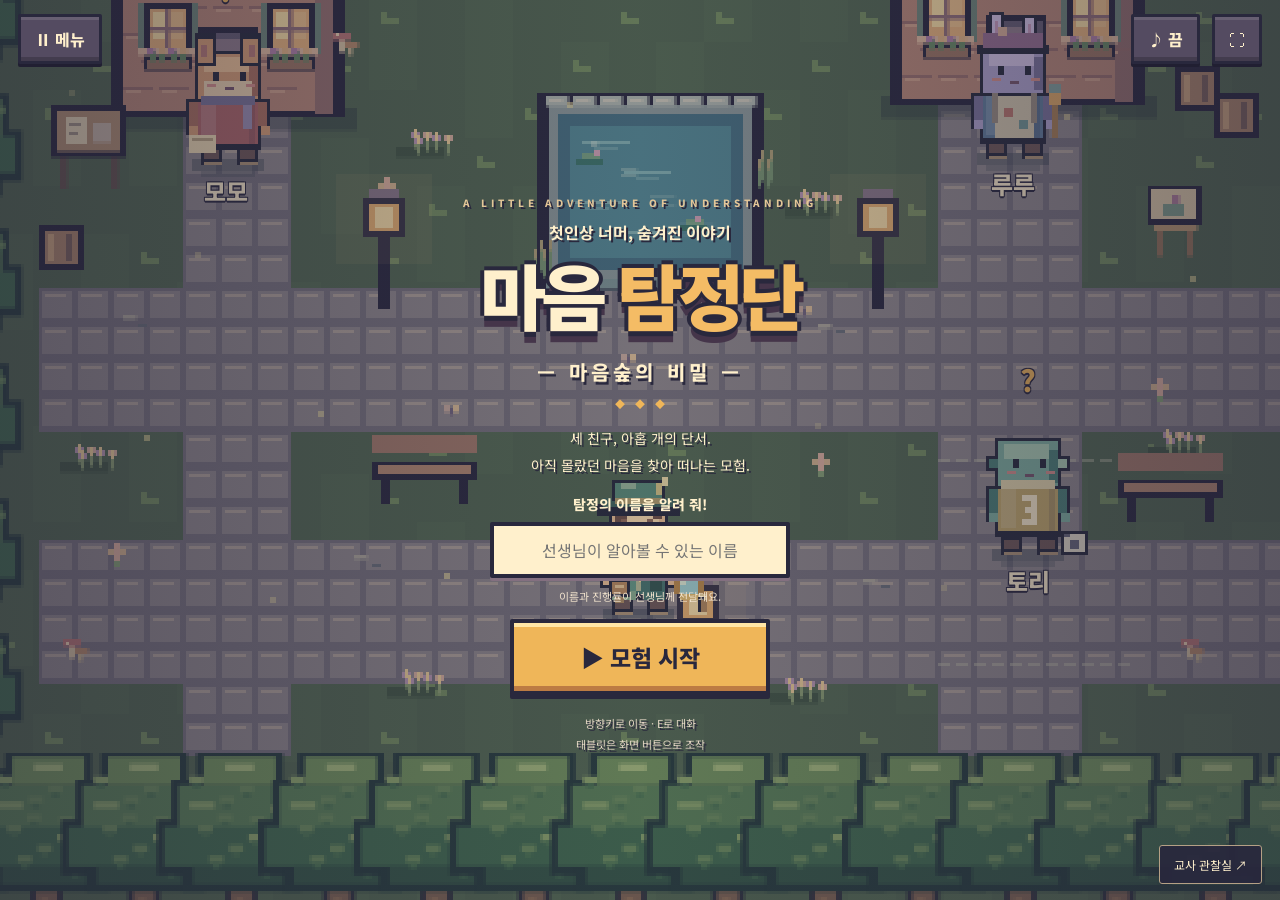
<file: index.html>
<!doctype html>
<html lang="ko"><head><meta charset="utf-8"><meta name="viewport" content="width=device-width,initial-scale=1,viewport-fit=cover"><meta name="theme-color" content="#29283d"><title>마음 탐정단 — 마음숲의 비밀</title><link rel="stylesheet" href="game.css?v=6"><link rel="stylesheet" href="classroom.css?v=6"></head><body>
<div id="game-world"><canvas id="field" tabindex="0" aria-label="마음숲 게임. 방향키 또는 WASD로 이동하고 E 또는 스페이스로 대화합니다."></canvas><div id="world-labels" aria-hidden="true"></div></div><div id="hud"></div><div id="controls"></div><div id="discovery-toast" role="status" hidden></div><main id="app" aria-label="게임 대화와 탐정 수첩"></main>
<dialog id="guide"><h2>탐정의 작은 안내서</h2><p>방향키 또는 WASD로 움직이고, 친구나 단서 가까이에서 E 또는 스페이스를 눌러요. 화면의 방향 버튼과 조사 버튼도 사용할 수 있어요.</p><p>친구를 만나 첫 느낌을 고른 다음, 반짝이는 단서를 조사하고 이야기 조각 세 개를 모으세요. 아직 모르는 건 판단을 잠시 미뤄도 괜찮아요.</p><p>실제 이름을 쓰지 않아도 돼요. 답변은 서버로 보내지지 않으며 새로고침하면 사라져요. 마지막에 수첩을 저장하세요.</p><button class="primary" id="closeHelp">알겠어요</button></dialog><button id="help" hidden>활동 안내</button><script src="app.js?v=6"></script><script src="pixel-art.js?v=6"></script><script src="adventure.js?v=6"></script><script src="classroom-config.js?v=6"></script><script src="classroom-api.js?v=6"></script><script src="classroom.js?v=6"></script></body></html>
</file>
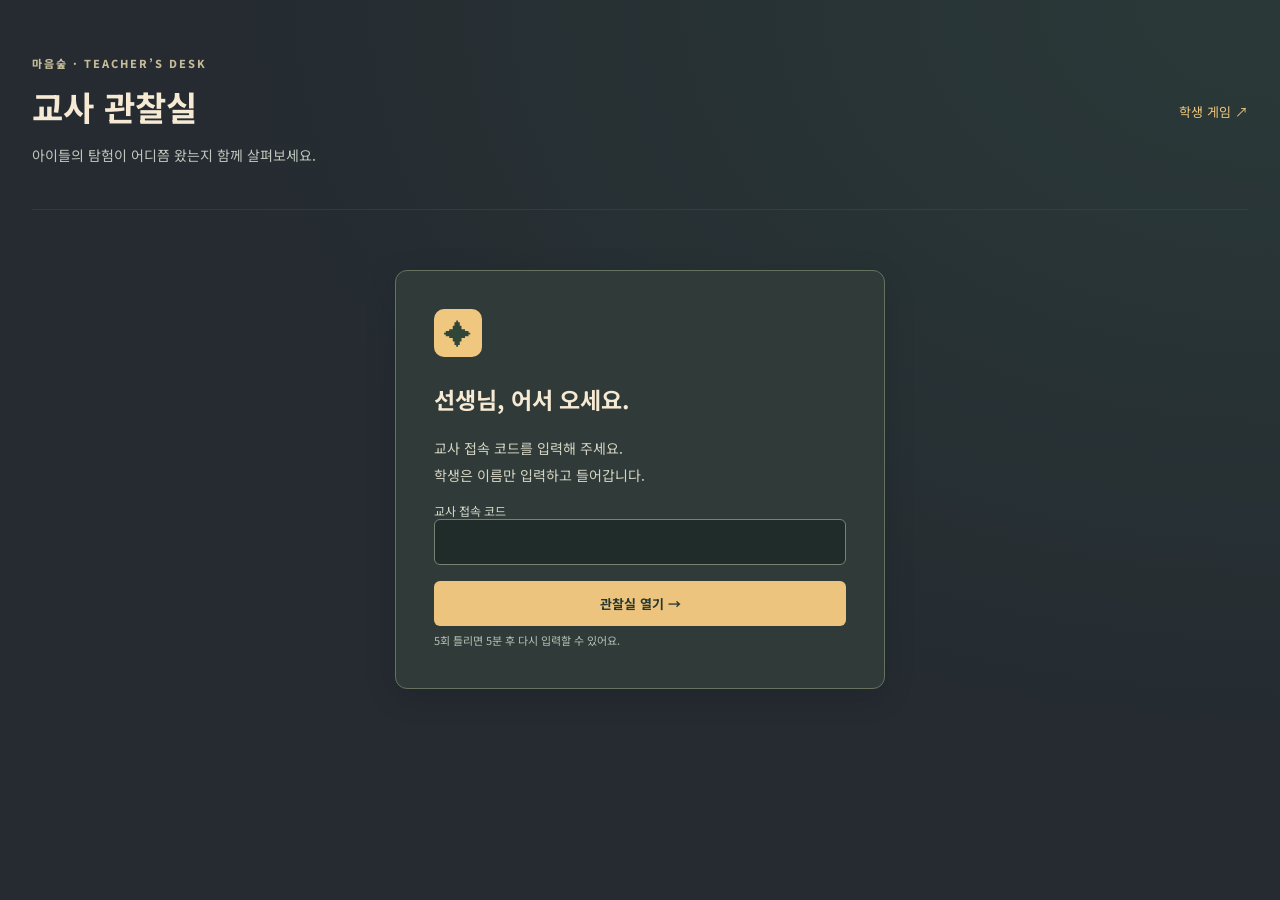
<file: teacher.html>
<!doctype html>
<html lang="ko"><head><meta charset="utf-8"><meta name="viewport" content="width=device-width,initial-scale=1"><meta name="referrer" content="no-referrer"><title>마음 탐정단 · 교사 관찰실</title><link rel="stylesheet" href="teacher.css?v=6"></head><body>
<main class="desk"><header><div><p class="eyebrow">마음숲 · TEACHER’S DESK</p><h1>교사 관찰실</h1><p>아이들의 탐험이 어디쯤 왔는지 함께 살펴보세요.</p></div><a href="./">학생 게임 ↗</a></header>
<section id="login" class="login panel"><span class="seal" aria-hidden="true">✦</span><h2>선생님, 어서 오세요.</h2><p>교사 접속 코드를 입력해 주세요.<br>학생은 이름만 입력하고 들어갑니다.</p><form id="login-form"><label for="teacher-key">교사 접속 코드</label><input id="teacher-key" type="password" inputmode="numeric" required autocomplete="off" spellcheck="false" maxlength="64"><button class="primary">관찰실 열기 →</button></form><p id="login-error" role="alert"></p><small>5회 틀리면 5분 후 다시 입력할 수 있어요.</small></section>
<section id="dashboard" hidden><div class="toolbar"><label>입장 날짜 <input type="date" id="day"></label><label>이름 찾기 <input type="search" id="search" placeholder="탐정 이름"></label><label>상태 <select id="filter"><option value="all">전체</option><option value="playing">탐험 중</option><option value="done">완료</option></select></label><button id="refresh">새로고침</button><button id="export">CSV 저장</button><button id="logout">나가기</button></div><div class="stats" id="stats"></div><p class="refresh-note" id="updated" role="status"></p><p class="error" id="load-error" role="alert"></p><div class="panel table-wrap"><table><caption>학생별 활동 진행 상황</caption><thead><tr><th>탐정 이름</th><th>진행률</th><th>단서</th><th>이야기</th><th>마음 수첩</th><th>마지막 저장</th></tr></thead><tbody id="students"></tbody></table><p id="empty" hidden>이 날짜에 입장한 탐정이 아직 없어요.</p></div><p class="footnote">진행률은 단서 9개 · 이야기 3개 · 수첩 완료 1개로 계산합니다. 같은 이름도 새로 입장하면 별도 기록으로 표시됩니다. 수첩에 쓴 글은 수집하지 않습니다.</p></section>
</main><script src="classroom-config.js?v=6"></script><script src="classroom-api.js?v=6"></script><script src="teacher.js?v=7"></script></body></html>
</file>
<file: game.css>
@import url('https://fonts.googleapis.com/css2?family=Noto+Sans+KR:wght@500;700;800;900&display=swap');
:root{font-family:'Noto Sans KR',sans-serif;color:#fff0cc;background:#29283d;font-synthesis:none;--ink:#29283d;--cream:#fff0cc;--gold:#efb659;--panel:#413c54}*{box-sizing:border-box}html,body{margin:0;width:100%;height:100%;overflow:hidden}button,textarea{font:inherit}button{cursor:pointer;color:var(--cream);background:#544b61;border:3px solid var(--ink);border-radius:2px;box-shadow:inset 0 3px #ffffff1c,inset 0 -4px #0003,0 3px 0 #211f32;padding:12px 20px;font-weight:800;transition:filter .12s}button:hover{filter:brightness(1.15)}button:active{box-shadow:inset 0 3px #0003;transform:translateY(2px)}button:focus-visible,summary:focus-visible,textarea:focus-visible{outline:3px solid #ffe1a0;outline-offset:4px}button:disabled{opacity:.45;cursor:default}[hidden]{display:none!important}.primary,.start-button{background:var(--gold);color:var(--ink);box-shadow:inset 0 4px #ffe6a7,inset 0 -5px #bc7b43,0 4px var(--ink)}#game-world{position:fixed;inset:0;overflow:hidden}#field{width:100%;height:100%;display:block;image-rendering:pixelated;touch-action:none;outline:none}#hud{position:fixed;inset:0;pointer-events:none;z-index:10;padding:max(14px,env(safe-area-inset-top)) 18px}#hud button{pointer-events:auto;padding:10px 14px;min-height:48px}.hud-left,.hud-right{display:flex;align-items:center;gap:12px;position:absolute;top:max(14px,env(safe-area-inset-top))}.hud-left{left:18px}.hud-right{right:18px}.location{padding:2px 6px;text-shadow:2px 2px var(--ink),-2px -2px var(--ink)}.location small{display:block;font-size:9px;letter-spacing:2px;color:#ebcd96}.location b{font-size:18px}.inventory{background:#322f43e8;border:3px solid #797080;padding:9px 16px;font-size:14px;box-shadow:0 3px var(--ink)}.inventory b{font-size:23px;margin-left:8px}.inventory small{font-size:13px;color:#c2b6ba}.gem{color:var(--gold);margin-right:7px}.quest{position:absolute;top:82px;left:20px;background:#29283dd9;border-left:4px solid var(--gold);padding:11px 16px;max-width:340px;box-shadow:0 3px #0002}.quest span{font-size:12px;font-weight:900;color:var(--gold)}.quest p{font-size:13px;margin:5px 0 0;line-height:1.6}#controls{position:fixed;inset:0;z-index:8;pointer-events:none}.touch-pad{position:absolute;bottom:max(22px,env(safe-area-inset-bottom));left:24px;display:grid;grid-template-columns:repeat(3,48px);grid-template-rows:repeat(2,43px);gap:4px;pointer-events:auto;user-select:none;touch-action:none;opacity:.86}.touch-pad button{padding:0;background:#413b51df;font-size:18px;touch-action:none}.touch-pad button:first-child{grid-column:2}.touch-pad button:nth-child(2){grid-column:1;grid-row:2}.touch-pad button:nth-child(3){grid-column:2;grid-row:2}.touch-pad button:nth-child(4){grid-column:3;grid-row:2}.action-button{position:absolute;right:24px;bottom:max(24px,env(safe-area-inset-bottom));pointer-events:auto;background:#d2b389;color:var(--ink);min-width:150px}.action-button small{display:block;font-size:10px;letter-spacing:2px;margin-bottom:4px;opacity:.7}.action-button b{font-size:18px}.bottom-hint{position:absolute;bottom:24px;left:50%;transform:translateX(-50%);text-align:center}.bottom-hint span{background:#29283de8;border:2px solid #a89886;padding:10px 18px;display:block;white-space:nowrap;font-size:13px}.bottom-hint small{display:block;margin-top:8px;text-shadow:2px 2px var(--ink);font-size:10px;color:#e5d5bc}
#app{position:fixed;inset:0;z-index:9;pointer-events:none;display:grid;align-content:center;justify-items:center;padding:86px 24px 24px}#app>*{pointer-events:auto}.in-story #app{background:linear-gradient(#19172938,#1917298c);backdrop-filter:blur(1px)}.in-story .quest{display:none}.title-screen{position:fixed;inset:0;display:flex;align-items:center;justify-content:center;flex-direction:column;background:linear-gradient(90deg,#27243980,#29283d45,#27243980);text-align:center;padding:75px 20px 25px}.title-kicker{letter-spacing:4px;font-size:10px;color:#e4c698;font-weight:800;text-shadow:2px 2px #29283d}.title-tag{font-size:16px;margin:22px 0 5px;font-weight:700;text-shadow:2px 2px #29283d}.title-screen h1{font-size:clamp(48px,7vw,88px);font-weight:900;line-height:1.25;letter-spacing:-5px;margin:0;text-shadow:4px 0 #29283d,-4px 0 #29283d,0 -4px #29283d,0 5px #29283d,0 11px #45354a}.title-screen h1 span{color:#f4bc65}.title-sub{font-size:20px;font-weight:800;letter-spacing:4px;margin-top:18px;text-shadow:2px 3px #29283d}.title-divider{color:var(--gold);font-size:10px;margin:18px 0 0}.title-copy{font-size:14px;line-height:1.9;text-shadow:2px 2px #29283d;margin:14px 0 24px}.start-button{min-width:260px;padding:17px 30px;font-size:23px;border-width:4px}.start-hint{font-size:11px;line-height:1.9;color:#e4d6c4;text-shadow:2px 2px #29283d;margin:18px 0 0}.at-title .location,.at-title .inventory{display:none}.at-title #hud{z-index:11}.eyebrow{font-size:11px;font-weight:800;letter-spacing:2px;color:#e9bd78}
.topline{display:flex;align-items:center;gap:15px;width:min(960px,100%);margin-bottom:10px;font-size:13px}.topline .pill{margin-left:auto}.pill{background:#2a293d;padding:6px 10px;border:1px solid #88798c;font-size:12px}.game{display:grid;grid-template-columns:35% 65%;width:min(960px,100%);max-height:calc(100dvh - 165px);overflow:auto;background:var(--panel);border:4px solid var(--ink);outline:2px solid #a3949a;box-shadow:inset 0 0 0 4px #786980,0 8px #211f32}.scene{padding:28px;text-align:center;background:#322f43;border-right:3px solid #272438;display:flex;flex-direction:column;justify-content:center}.scene h2{font-size:20px;margin:18px 0 10px}.scene p{font-size:14px;line-height:1.9;color:#e8d9c7;margin:0}.panel{padding:26px 30px}.panel h1{font-size:23px;margin:14px 0}.panel p{font-size:14px;line-height:1.8;color:#e8d9c7}.progress{display:flex;gap:6px;margin:12px 0}.progress i{height:6px;flex:1;background:#28263a}.progress i.on{background:#e4ad63}.options{display:grid;gap:9px;margin:18px 0}.options button{text-align:left;font-size:14px;padding:12px 16px;background:#585066}.options button:hover,.options button.selected{background:#d9b37b;color:#29283d}.options button.selected:before{content:'▶ ';font-size:10px}.buddy{position:relative;width:70px;height:70px;background:#d9b37b!important;border:5px solid #29283d;margin:12px auto;box-shadow:-8px 10px 0 -2px #29283d,8px 10px 0 -2px #29283d,0 15px 0 -4px #29283d;image-rendering:pixelated}.buddy:before{content:'▪ ▪';font-size:30px;color:#29283d;position:absolute;top:5px;left:7px;white-space:pre}.buddy:after{content:'';position:absolute;width:14px;height:5px;background:#945c60;left:23px;top:43px}.buddy .badge,.buddy .hat{display:none}.scene[data-friend="1"] .buddy{background:#a9a8c8!important}.scene[data-friend="2"] .buddy{background:#85b7a1!important}
dialog{color:var(--cream);background:#413c54;border:4px solid #29283d;outline:3px solid #a3949a;box-shadow:inset 0 0 0 3px #74657c,0 8px #211f32;border-radius:0;padding:30px;width:min(540px,calc(100% - 32px));max-height:85dvh;overflow:auto}dialog::backdrop{background:#201d3299}dialog h2{font-size:25px;margin:12px 0 20px}dialog p{font-size:15px;line-height:1.9}dialog>button{display:block;width:100%;margin-top:12px}dialog details{margin-top:20px;padding:12px 0;font-size:13px}summary{cursor:pointer}.menu-grid{display:grid;grid-template-columns:1fr 1fr;gap:8px;margin-top:15px}.menu-grid button{padding:10px;font-size:13px}.quiet{font-size:11px!important;color:#b5a6b5}.reflection{background:#413c54;border:4px solid #29283d;outline:2px solid #a3949a;padding:28px;width:min(760px,100%);max-height:calc(100dvh - 110px);overflow:auto;box-shadow:0 8px #211f32}.reflection h1{font-size:28px;line-height:1.5;margin:14px 0}.reflection p{font-size:14px;line-height:1.85}.success{text-align:center}.success .medal{font-size:44px}.paper{background:#332f45;border:2px solid #72637b;padding:18px;margin:20px 0}.paper label{display:block;font-size:14px;font-weight:700;margin:16px 0 10px}.paper textarea{background:#ede0c5;color:#29283d;width:100%;min-height:80px;padding:12px;border:3px solid #29283d;border-radius:0;font-size:14px;line-height:1.8;resize:vertical}.paper textarea:focus-visible{outline-color:#efb659}.empty{font-size:11px!important;color:#c4b5bd}.actions{display:flex;gap:10px;flex-wrap:wrap;margin-top:20px}.actions button{font-size:13px}.summary-row{border-bottom:1px dashed #77677d;padding:15px 0;font-size:13px;line-height:1.9;overflow-wrap:anywhere}.summary-row strong{display:block;color:#e9bd78}#feedback:empty{display:none}#feedback{padding:12px;background:#342f44;border-left:3px solid var(--gold)}
@media(max-width:700px){#hud{padding:8px}.hud-left{top:max(8px,env(safe-area-inset-top));left:8px;gap:6px}.hud-right{top:max(8px,env(safe-area-inset-top));right:8px;gap:4px}#hud button{padding:8px;min-height:40px;font-size:12px}.hud-left #pause span{display:none}.location b{font-size:12px}.location small{font-size:7px;letter-spacing:1px}.inventory{font-size:0;padding:7px 9px;border-width:2px}.inventory b{font-size:17px;margin-left:3px}.inventory small{font-size:10px}.inventory .gem{font-size:14px;margin:0}.quest{top:62px;left:8px;padding:8px 10px;max-width:230px}.quest span{font-size:10px}.quest p{font-size:11px}.touch-pad{left:12px;bottom:max(15px,env(safe-area-inset-bottom));grid-template-columns:repeat(3,42px);grid-template-rows:repeat(2,40px)}.action-button{right:12px;bottom:max(18px,env(safe-area-inset-bottom));min-width:115px;padding:12px}.action-button b{font-size:14px}.bottom-hint{bottom:118px;max-width:95%;width:max-content}.bottom-hint span{font-size:11px;padding:8px 12px;white-space:normal}.bottom-hint small{display:none}.title-kicker{font-size:8px;letter-spacing:2px}.title-tag{font-size:13px}.title-screen h1{font-size:55px;letter-spacing:-3px}.title-sub{font-size:16px;letter-spacing:2px}.title-copy{font-size:13px}.game{grid-template-columns:1fr;max-height:calc(100dvh - 135px)}.scene{padding:15px 18px;text-align:left;border-right:0;border-bottom:3px solid #272438;display:block}.scene .buddy{display:none}.scene .eyebrow{font-size:10px}.scene h2{font-size:16px;margin:7px 0}.scene p{font-size:12px}.panel{padding:16px 18px}.panel h1{font-size:20px;margin:9px 0}.panel p{font-size:13px}.options{margin:12px 0}.options button{font-size:12px;padding:10px}.topline{gap:7px;font-size:11px}.topline button{padding:8px;font-size:11px}.topline .pill{font-size:9px}#app{padding:65px 14px 15px}.reflection{padding:20px;max-height:calc(100dvh - 85px)}.reflection h1{font-size:23px}dialog{padding:24px}dialog h2{font-size:22px}dialog p{font-size:14px}}
@media(max-height:520px){.title-screen{padding:55px 15px 10px}.title-tag{margin-top:8px;font-size:12px}.title-screen h1{font-size:44px}.title-sub{font-size:14px;margin-top:8px}.title-divider,.title-copy{display:none}.start-button{font-size:18px;margin-top:20px;padding:12px}.start-hint{font-size:9px;margin-top:8px}.quest{top:68px}.game{max-height:calc(100dvh - 125px)}#app{padding-top:65px}.scene{padding:16px}.panel{padding:15px}.panel h1{font-size:20px}.scene p{font-size:12px}.scene .buddy{display:none}}@media(prefers-reduced-motion:reduce){*{transition:none!important}}

/* Readable Korean labels above low-resolution pixel sprites. */
#world-labels{position:absolute;inset:0;pointer-events:none;overflow:hidden}.world-label{position:absolute;transform:translate(-50%,-85%);white-space:nowrap;font-family:'Noto Sans KR',sans-serif;font-weight:800;line-height:1.25;letter-spacing:0;text-shadow:-1px -1px 0 #29283d,1px -1px 0 #29283d,-1px 1px 0 #29283d,1px 1px 0 #29283d,0 2px 0 #29283d;image-rendering:auto}
#discovery-toast{position:fixed;z-index:12;left:50%;top:25%;transform:translateX(-50%);padding:17px 27px;white-space:nowrap;background:#f1cd88;color:#302d40;font-size:20px;font-weight:900;border:4px solid #302d40;box-shadow:inset 0 4px #ffe8b5,0 5px #302d40;pointer-events:none;animation:found-pop .8s ease-out both}.pixel-dialog[open]{animation:dialog-reveal .22s ease-out}@keyframes found-pop{0%{opacity:0;transform:translate(-50%,15px) scale(.85)}20%{opacity:1;transform:translate(-50%,-4px) scale(1.04)}40%,80%{opacity:1;transform:translate(-50%,0) scale(1)}100%{opacity:0;transform:translate(-50%,-10px)}}@keyframes dialog-reveal{from{opacity:0;transform:translateY(10px)}to{opacity:1;transform:translateY(0)}}@media(max-width:700px){#discovery-toast{font-size:16px;padding:14px 20px;top:28%}}@media(prefers-reduced-motion:reduce){#discovery-toast,.pixel-dialog[open]{animation:none}}
.scene .buddy{width:88px;height:110px;background:transparent!important;border:0;box-shadow:none}.scene .buddy:before,.scene .buddy:after{content:none}.scene .buddy canvas{display:block;width:88px;height:110px;image-rendering:pixelated}
</file>
<file: classroom.css>
.name-label{font-size:14px;font-weight:800;margin:3px 0 8px}.name-input{font:inherit;width:min(300px,90vw);padding:12px 16px;background:#fff0cc;color:#29283d;border:4px solid #29283d;border-radius:2px;text-align:center;box-shadow:0 3px #847080}.name-input:focus-visible{outline:3px solid #efb659;outline-offset:3px}.entry-note{font-size:11px;margin:10px 0 15px;color:#eee0cb}.title-screen #entry-error{font-size:12px;max-width:330px;margin:0 0 12px;color:#ffe3b5}.title-screen #entry-error:empty{display:none}.student-badge{position:absolute;top:78px;right:18px;display:flex;flex-direction:column;align-items:end;gap:4px;font-size:12px;text-shadow:1px 1px #29283d;background:#29283de8;padding:8px 12px;border:1px solid #827182;max-width:220px;overflow-wrap:anywhere}.student-badge span{font-size:10px;color:#d5d4b4}.at-title .student-badge{display:none}.at-title .title-screen{overflow:auto;justify-content:safe center}.at-title .title-copy{margin-bottom:13px}.at-title .title-tag{margin-top:10px}.at-title .title-divider{margin-top:10px}.at-title .title-screen h1{font-size:clamp(43px,6vw,72px)}@media(max-width:700px){.student-badge{top:62px;right:8px;max-width:135px;font-size:10px;padding:7px}.student-badge span{font-size:9px}.quest{max-width:calc(100% - 160px)}}@media(max-height:620px){.at-title .title-kicker,.at-title .title-divider,.at-title .title-copy,.at-title .title-tag,.at-title .start-hint{display:none}.at-title .title-screen h1{font-size:38px}.at-title .title-sub{font-size:13px;margin:7px 0 10px}.at-title .name-input{padding:8px}.at-title .start-button{margin:0;font-size:17px;padding:10px}.at-title .entry-note{margin:7px 0}.at-title .title-screen{padding-top:65px}}
.teacher-entry{position:fixed;bottom:max(16px,env(safe-area-inset-bottom));right:18px;color:#fff0cc;background:#29283deb;border:1px solid #b5a085;border-radius:3px;text-decoration:none;padding:10px 14px;font-size:12px;z-index:12}.teacher-entry:hover{background:#4c455e}.teacher-entry:focus-visible{outline:3px solid #efb659;outline-offset:3px}@media(max-height:420px){.teacher-entry{font-size:10px;padding:7px;bottom:8px;right:8px}}
</file>
<file: teacher.css>
@import url('https://fonts.googleapis.com/css2?family=Noto+Sans+KR:wght@500;700;800;900&display=swap');
:root{font-family:'Noto Sans KR',sans-serif;color:#f6ead4;background:#252b31;font-synthesis:none}*{box-sizing:border-box}body{margin:0;background:radial-gradient(ellipse at top right,#35564755,transparent 60%);min-height:100dvh}button,input,select{font:inherit}button,a,input,select{border-radius:6px}button{padding:10px 15px;background:#3a4547;color:#f6ead4;border:1px solid #647169;cursor:pointer;font-size:13px;font-weight:700}button:hover{background:#4c5e55}button:disabled{opacity:.55;cursor:wait}a{color:#efc77e;text-decoration:none}button:focus-visible,a:focus-visible,input:focus-visible,select:focus-visible{outline:3px solid #efc77e;outline-offset:3px}[hidden]{display:none!important}.desk{max-width:1300px;margin:auto;padding:44px 32px}header{display:flex;justify-content:space-between;gap:24px;align-items:center;border-bottom:1px solid #5a645444;padding-bottom:30px;margin-bottom:32px}.eyebrow{font-size:11px;font-weight:800;letter-spacing:2px;color:#c6bb98}h1{font-size:34px;margin:8px 0 12px}header p:not(.eyebrow){font-size:14px;color:#c0c8bd}header a{font-size:13px;white-space:nowrap}.panel{border:1px solid #65725e;background:#303b39;border-radius:12px;box-shadow:0 8px 32px #0002}.login{max-width:490px;margin:60px auto;padding:38px}.seal{display:grid;place-items:center;background:#efc77e;color:#304638;width:48px;height:48px;border-radius:10px;font-size:28px}.login h2{font-size:23px;margin-top:25px}.login p{font-size:14px;line-height:1.9;color:#d5d5c4}.login small{font-size:11px;color:#b5c0b3}label{display:flex;flex-direction:column;gap:8px;font-size:12px;color:#d5dacb}input,select{padding:10px 12px;background:#202c2a;color:#f6ead4;border:1px solid #798175;min-width:0}.login input{width:100%;margin-bottom:16px}button.primary{background:#edc47d;color:#273831;border:0;width:100%;padding:13px}.toolbar{display:flex;gap:12px;align-items:end;flex-wrap:wrap}.toolbar input{max-width:190px}.toolbar button{min-height:42px}.toolbar #logout{margin-left:auto;background:transparent}.stats{display:grid;grid-template-columns:repeat(3,1fr);gap:16px;margin:28px 0 18px}.stat{padding:20px 24px;border:1px solid #65725e;border-radius:10px;background:#35443e}.stat small{display:block;font-size:12px;color:#c8d0bf}.stat strong{display:block;font-size:30px;color:#efc77e;margin-top:8px}.refresh-note,.footnote{font-size:11px;color:#b6c4b8;line-height:1.9}.table-wrap{overflow-x:auto;padding:8px 20px}table{border-collapse:collapse;min-width:800px;width:100%;font-size:13px;text-align:left}caption{text-align:left;font-weight:700;font-size:14px;padding:20px 0}th{font-size:11px;color:#c1ccb9;font-weight:500;padding:15px 10px;border-bottom:1px solid #71806b}td{padding:21px 10px;border-bottom:1px solid #62705f55}td:first-child{min-width:140px;max-width:200px;overflow-wrap:anywhere}td small{display:block;font-size:10px;color:#adbba9;margin-top:6px}.progress-cell{min-width:170px}progress{appearance:none;width:100px;height:7px;margin-right:8px;border:0;border-radius:4px;overflow:hidden;background:#1f2e27}progress::-webkit-progress-bar{background:#1f2e27}progress::-webkit-progress-value{background:#d5bb7b}progress::-moz-progress-bar{background:#d5bb7b}.done{color:#b2d898}.error,#login-error{color:#ffd1a7!important;font-size:13px}.error:empty,#login-error:empty{display:none}#empty{text-align:center;padding:40px;color:#c7d3bf;font-size:14px}.footnote{margin-top:20px;max-width:900px}@media(max-width:700px){.desk{padding:24px 16px}header{align-items:start;margin-bottom:20px}h1{font-size:27px}.login{margin:30px auto;padding:25px}.toolbar{gap:10px}.toolbar label{flex:1;min-width:125px}.toolbar input{max-width:100%;width:100%}.toolbar #logout{margin-left:0}.stats{gap:9px}.stat{padding:15px 12px}.stat strong{font-size:25px}.stat small{font-size:10px}.table-wrap{padding:4px 12px}}
</file>
